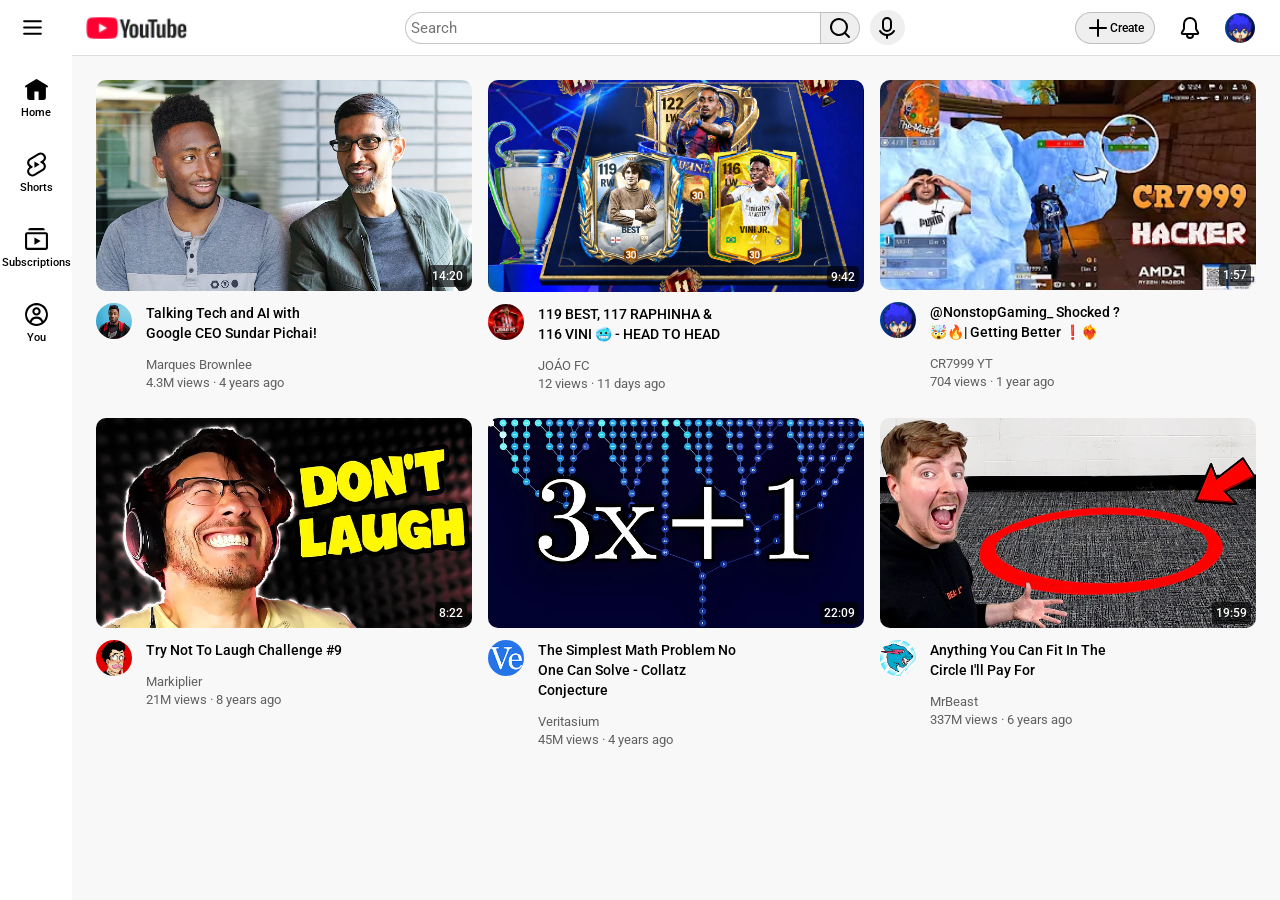
<file: index.html>
<!DOCTYPE html>
<html>

<head>
<title>YouTube</title>

<link rel="preconnect" href="https://fonts. googleapis.com">
<link rel="preconnect" href="https://fonts. gstatic.com" crossorigin>
<link href="https://fonts.googleapis.com/css2?family=Roboto:wght@400;500;700&display=swap"
rel="stylesheet">
<link rel="stylesheet" href="styles/general.css">
<link rel="stylesheet" href="styles/header.css">
<link rel="stylesheet" href="styles/video.css">
<link rel="stylesheet" href="styles/sidebar.css">

</head>
<body> 
    <div class="header">
    <div class="left-section"><img class="menu" src="icons/hamburger-menu.svg" ><img class="ytlogo"src="icons/youtube-logo.webp"></div>
    <div class="middle-section"><input class="Search" type="text" placeholder="Search">
        <button class="searchbutton"><img src="icons/search.svg">
        <div class="tooltip">Search</div></button>
        <button class="voice-button"><img src="icons/voice-search-icon.svg">
        <div class="tooltip">Search with your voice</div></button>
    
    </div>
    <div class="right-section">
        <button class="upload-button"><img src="icons/plus.svg">Create</button>
        <div 
        class="notifff"><img class="noti" src="icons/bell.svg">
        <div class="tooltip">Notifications</div>
         </div>  
        <img class = "profile-pic"src="pfp/channel-4.jpg"></div>
    </div>


    <div class="sidebar">
    <div class="sidebar-link">
        <img src = "icons/home.svg"> <div>Home</div>

</div>
    <div class="sidebar-link">
        <img src = "icons/shorts.svg"> <div>Shorts</div>
    </div>
    <div class="sidebar-link">
        <img src = "icons/sub.svg"> <div>Subscriptions</div>
    </div>
    <div class="sidebar-link">
        <img src = "icons/you.svg"> <div>You</div>
    </div>
</div>
    

    <div class="video-grid">
<div class="vid1">
    <div class="thumbnail-row">
<a  href="https://www.youtube.com/watch?v=n2RNcPRtAiY" target="_blank" class="video-link">
    <img class="thumb" src="thumbnails/thumbnail-1.webp">
    <div class="time-stamp" >14:20</div>
    </div>
    <div class="video-info-grid">
        <div class="pic"><img class="pfp" src="pfp/channel-1.jpeg" >
        </div>
        <div class="info">
            <p class="video-title"> 
                Talking Tech and AI with Google CEO Sundar Pichai!
            </p>
    
</a>

            <p class="channel-name">
                Marques Brownlee 
            </p>
        
            <p class="view-count">
                4.3M views &#183; 4 years ago
            </p>   
        </div>
    </div>


    
</div>




<div class="vid1">
    <div class="thumbnail-row">
        <a href="https://youtu.be/biTGCS37tBo" target="_blank" class="video-link">
    <img class="thumb" src="thumbnails/thumbnail-3.webp">
        <div class="time-stamp" >9:42</div>
    </div>
    <div class="video-info-grid">
        <div class="pic"><img class="pfp" src="pfp/channel-3.jpg" >
        </div>
        <div class="info">
            <p class="video-title"> 
                119 BEST, 117 RAPHINHA & 116 VINI 🥶 - HEAD TO HEAD
            </p>


        </a>

            <p class="channel-name">
                JOÁO FC
            </p>
            <p class="view-count">
             12 views &#183; 11 days ago
            </p>   
        </div>
    </div>


    
</div>

<div class="vid1">
    <div class="thumbnail-row">
        <a href="https://youtu.be/UTenyW2s6O4" target="_blank" class="video-link">
<img class="thumb" src="thumbnails/thumbnail-4.webp">
<div class="time-stamp" >1:57</div>
</div>
    <div class="video-info-grid">
        <div class="pic"><img class="pfp" src="pfp/channel-4.jpg" ></div>
        <div class="info">
            <p class="video-title"> 
                @NonstopGaming_ Shocked ? 🤯🔥| Getting Better ❗❤️‍🔥
            </p>


        </a>

            <p class="channel-name">
                CR7999 YT
            </p>
            <p class="view-count">
                704 views &#183; 1 year ago
            </p>   
        </div>
    </div>


    
</div>
<div class="vid1">
    <div class="thumbnail-row">
        <a href="https://youtu.be/mP0RAo9SKZk" target="_blank" class="video-link">
<img class="thumb" src="thumbnails/thumbnail-2.webp">
        <div class="time-stamp" >8:22</div>
</div>
    <div class="video-info-grid">
        <div class="pic"><img class="pfp" src="pfp/channel-2.jpeg" ></div>
        <div class="info">
            <p class="video-title"> 
                Try Not To Laugh Challenge #9
            </p>


        </a>

            <p class="channel-name">
                Markiplier
            </p>
            <p class="view-count">
                21M views &#183; 8 years ago
            </p>   
        </div>
    </div>


    
</div>
<div class="vid1">
    <div class="thumbnail-row">

    <a href="https://youtu.be/094y1Z2wpJg" target="_blank" class="video-link">
<img class="thumb" src="thumbnails/thumbnail-5.webp">
        <div class="time-stamp" >22:09</div>
    </div>
    <div class="video-info-grid">
        <div class="pic"><img class="pfp" src="pfp/channel-5.jpeg" >
        </div>
        <div class="info">
            <p class="video-title"> 
                The Simplest Math Problem No One Can Solve - Collatz Conjecture
            </p>

    </a>

            <p class="channel-name">
                Veritasium
            </p>
            <p class="view-count">
                45M views &#183; 4 years ago
            </p>   
        </div>
    </div>


    
</div>

<div class="vid1">
    <div class="thumbnail-row">
        <a href="https://youtu.be/yXWw0_UfSFg" target="_blank" class="video-link">
<img class="thumb" src="thumbnails/thumbnail-6.webp">
        <div class="time-stamp" >19:59</div>
</div>
    <div class="video-info-grid">
        <div class="pic"><img class="pfp" src="pfp/channel-6.jpeg" ></div>
        <div class="info">
            <p class="video-title"> 
                Anything You Can Fit In The Circle I'll Pay For
            </p>

        </a>

            <p class="channel-name">
                MrBeast
            </p>
            <p class="view-count">
                337M views &#183; 6 years ago
            </p>   
        </div>
    </div>


    
</div>




</div>





</body>







</html>
</file>
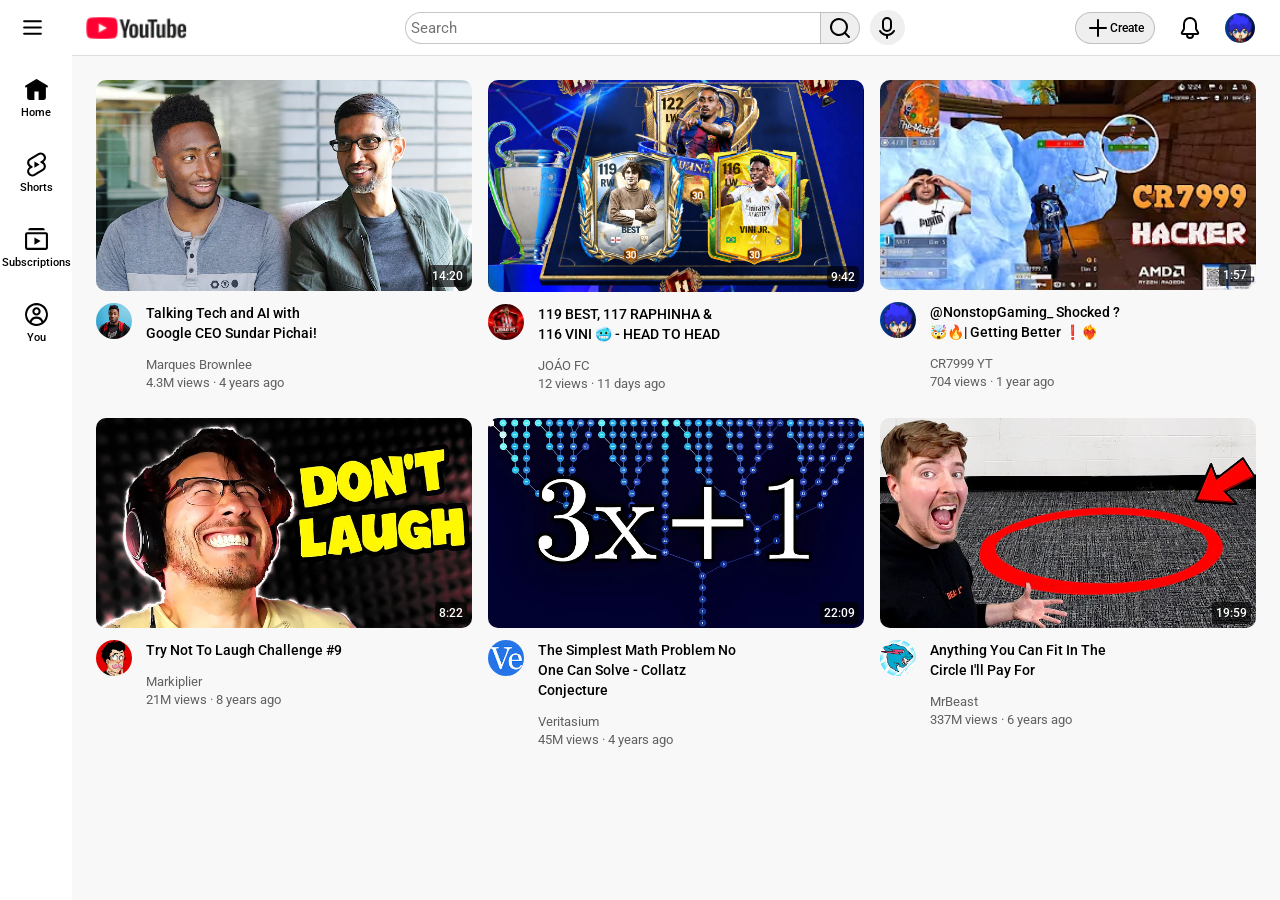
<file: youtube.html>
<!DOCTYPE html>
<html>

<head>
<title>YouTube</title>

<link rel="preconnect" href="https://fonts. googleapis.com">
<link rel="preconnect" href="https://fonts. gstatic.com" crossorigin>
<link href="https://fonts.googleapis.com/css2?family=Roboto:wght@400;500;700&display=swap"
rel="stylesheet">
<link rel="stylesheet" href="styles/general.css">
<link rel="stylesheet" href="styles/header.css">
<link rel="stylesheet" href="styles/video.css">
<link rel="stylesheet" href="styles/sidebar.css">

</head>
<body> 
    <div class="header">
    <div class="left-section"><img class="menu" src="icons/hamburger-menu.svg" ><img class="ytlogo"src="icons/youtube-logo.webp"></div>
    <div class="middle-section"><input class="Search" type="text" placeholder="Search">
        <button class="searchbutton"><img src="icons/search.svg">
        <div class="tooltip">Search</div></button>
        <button class="voice-button"><img src="icons/voice-search-icon.svg">
        <div class="tooltip">Search with your voice</div></button>
    
    </div>
    <div class="right-section">
        <button class="upload-button"><img src="icons/plus.svg">Create</button>
        <div 
        class="notifff"><img class="noti" src="icons/bell.svg">
        <div class="tooltip">Notifications</div>
         </div>  
        <img class = "profile-pic"src="pfp/channel-4.jpg"></div>
    </div>


    <div class="sidebar">
    <div class="sidebar-link">
        <img src = "icons/home.svg"> <div>Home</div>

</div>
    <div class="sidebar-link">
        <img src = "icons/shorts.svg"> <div>Shorts</div>
    </div>
    <div class="sidebar-link">
        <img src = "icons/sub.svg"> <div>Subscriptions</div>
    </div>
    <div class="sidebar-link">
        <img src = "icons/you.svg"> <div>You</div>
    </div>
</div>
    

    <div class="video-grid">
<div class="vid1">
    <div class="thumbnail-row">
<a  href="https://www.youtube.com/watch?v=n2RNcPRtAiY" target="_blank" class="video-link">
    <img class="thumb" src="thumbnails/thumbnail-1.webp">
    <div class="time-stamp" >14:20</div>
    </div>
    <div class="video-info-grid">
        <div class="pic"><img class="pfp" src="pfp/channel-1.jpeg" >
        </div>
        <div class="info">
            <p class="video-title"> 
                Talking Tech and AI with Google CEO Sundar Pichai!
            </p>
    
</a>

            <p class="channel-name">
                Marques Brownlee 
            </p>
        
            <p class="view-count">
                4.3M views &#183; 4 years ago
            </p>   
        </div>
    </div>


    
</div>




<div class="vid1">
    <div class="thumbnail-row">
        <a href="https://youtu.be/biTGCS37tBo" target="_blank" class="video-link">
    <img class="thumb" src="thumbnails/thumbnail-3.webp">
        <div class="time-stamp" >9:42</div>
    </div>
    <div class="video-info-grid">
        <div class="pic"><img class="pfp" src="pfp/channel-3.jpg" >
        </div>
        <div class="info">
            <p class="video-title"> 
                119 BEST, 117 RAPHINHA & 116 VINI 🥶 - HEAD TO HEAD
            </p>


        </a>

            <p class="channel-name">
                JOÁO FC
            </p>
            <p class="view-count">
             12 views &#183; 11 days ago
            </p>   
        </div>
    </div>


    
</div>

<div class="vid1">
    <div class="thumbnail-row">
        <a href="https://youtu.be/UTenyW2s6O4" target="_blank" class="video-link">
<img class="thumb" src="thumbnails/thumbnail-4.webp">
<div class="time-stamp" >1:57</div>
</div>
    <div class="video-info-grid">
        <div class="pic"><img class="pfp" src="pfp/channel-4.jpg" ></div>
        <div class="info">
            <p class="video-title"> 
                @NonstopGaming_ Shocked ? 🤯🔥| Getting Better ❗❤️‍🔥
            </p>


        </a>

            <p class="channel-name">
                CR7999 YT
            </p>
            <p class="view-count">
                704 views &#183; 1 year ago
            </p>   
        </div>
    </div>


    
</div>
<div class="vid1">
    <div class="thumbnail-row">
        <a href="https://youtu.be/mP0RAo9SKZk" target="_blank" class="video-link">
<img class="thumb" src="thumbnails/thumbnail-2.webp">
        <div class="time-stamp" >8:22</div>
</div>
    <div class="video-info-grid">
        <div class="pic"><img class="pfp" src="pfp/channel-2.jpeg" ></div>
        <div class="info">
            <p class="video-title"> 
                Try Not To Laugh Challenge #9
            </p>


        </a>

            <p class="channel-name">
                Markiplier
            </p>
            <p class="view-count">
                21M views &#183; 8 years ago
            </p>   
        </div>
    </div>


    
</div>
<div class="vid1">
    <div class="thumbnail-row">

    <a href="https://youtu.be/094y1Z2wpJg" target="_blank" class="video-link">
<img class="thumb" src="thumbnails/thumbnail-5.webp">
        <div class="time-stamp" >22:09</div>
    </div>
    <div class="video-info-grid">
        <div class="pic"><img class="pfp" src="pfp/channel-5.jpeg" >
        </div>
        <div class="info">
            <p class="video-title"> 
                The Simplest Math Problem No One Can Solve - Collatz Conjecture
            </p>

    </a>

            <p class="channel-name">
                Veritasium
            </p>
            <p class="view-count">
                45M views &#183; 4 years ago
            </p>   
        </div>
    </div>


    
</div>

<div class="vid1">
    <div class="thumbnail-row">
        <a href="https://youtu.be/yXWw0_UfSFg" target="_blank" class="video-link">
<img class="thumb" src="thumbnails/thumbnail-6.webp">
        <div class="time-stamp" >19:59</div>
</div>
    <div class="video-info-grid">
        <div class="pic"><img class="pfp" src="pfp/channel-6.jpeg" ></div>
        <div class="info">
            <p class="video-title"> 
                Anything You Can Fit In The Circle I'll Pay For
            </p>

        </a>

            <p class="channel-name">
                MrBeast
            </p>
            <p class="view-count">
                337M views &#183; 6 years ago
            </p>   
        </div>
    </div>


    
</div>




</div>





</body>







</html>
</file>
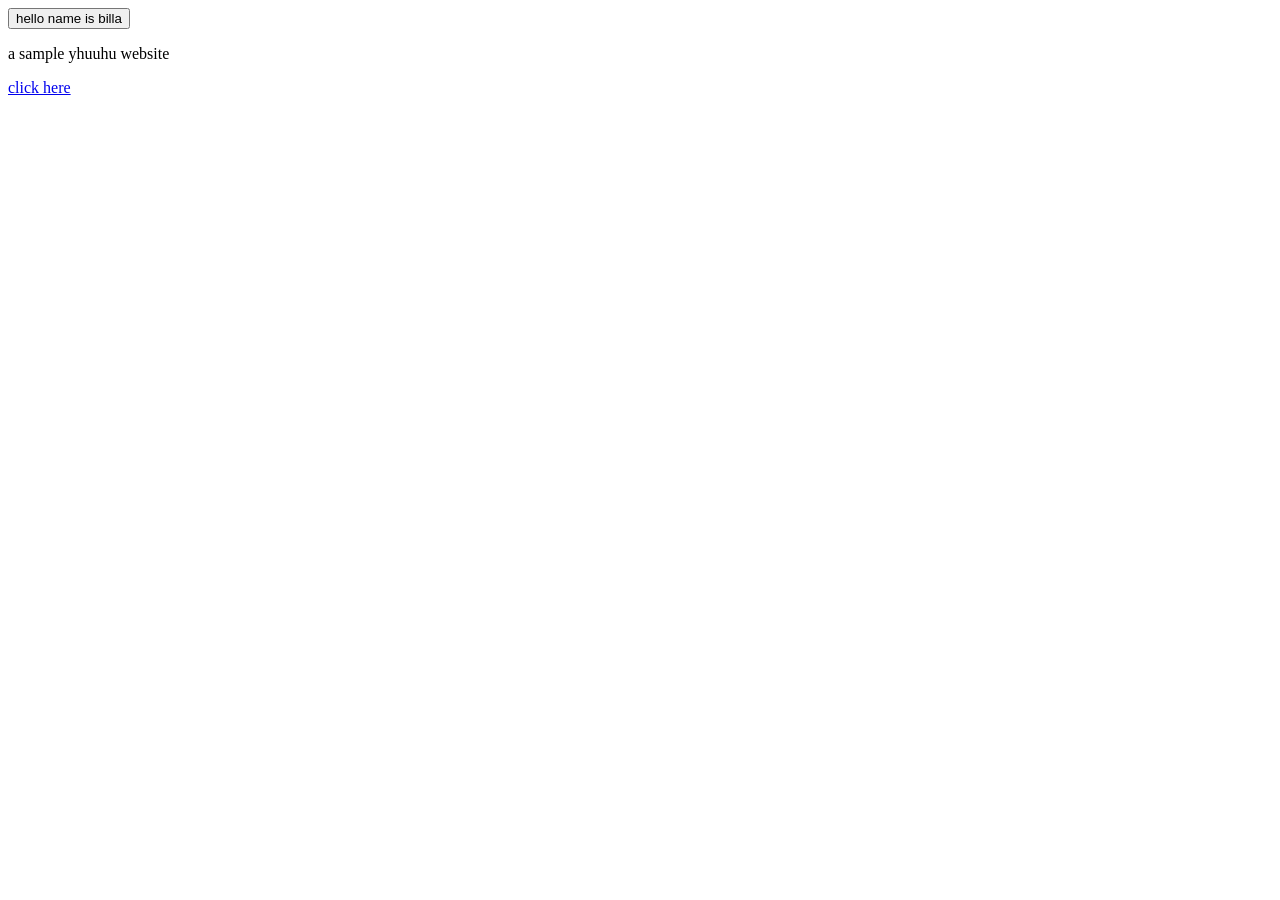
<file: intro/website.html>
<!DOCTYPE html>
<html>
<head>
<title>my website</title>

</head>
<body>

<button>hello name is billa 
</button>
<p>a sample yhuuhu website</p>
<a href = "https://www.youtube.com/" target = "_blank">click here</a>

</body>


</html>
</file>
<file: styles/general.css>
p{font-family: Roboto,arial;}

body{margin:0;
    padding-top: 80px;
    padding-left:96px;
    padding-right:24px;
    background-color: rgb(248, 248, 248);
    }
</file>
<file: styles/header.css>
.header{height: 55px;
        display: flex;
        flex-direction: row;
         justify-content: space-between;
         position: fixed;
         top:0px;
         left:0px;
         right:0px;
         background-color: white;
         border-bottom-width: 1px;
          border-bottom-color: rgb(222, 222, 222);
          border-bottom-style: solid;
          z-index: 100;
    
        }


        .left-section{  display:flex;
             align-items: center;}
        .middle-section{
             flex:1; margin-left: 70px; 
            margin-right:35px;
            max-width: 500px;
            display:flex;
            align-items: center;}
        .right-section{ width:180px;
            display:flex;
            align-items: center;
            justify-content: space-between;
            margin-right:25px;
            flex-shrink:0;}
            
              
              

        
             
            .Search{
            flex: 1;
            font-size: 15px;
            font-family: Roboto,arial;
            border-radius: 999px 0px 0px 999px;
            border-style: solid;
            border-width: 1px;
            padding-top: 5px;
            padding-bottom: 5px;
            padding-left: 5px;
            padding-right: 5px;
            height: 20px;
            border-color: rgba(163, 163, 163, 0.616);
            border-right-width: 0px;
            width:0;
            position: relative;
            }


            .searchbutton,.voice-button,.notifff {display: flex;
                justify-content: center;
                    align-items: center;
                    position: relative;
                
                }

            .voice-button .tooltip{position : absolute;
               position : absolute;
               background-color:rgba(128, 128, 128, 0.897);
               color: white;
               padding-top: 4px;
               padding-bottom: 4px;
               padding-left: 8px;
               padding-right: 8px;
               border-radius: 6px;
               font-size: 12px;
               bottom: -20px;
               opacity: 0;
               transition: opacity 0.15s;
               pointer-events: none;
               white-space: nowrap;}

            .searchbutton .tooltip{
               position : absolute;
               background-color:rgba(128, 128, 128, 0.897);
               color: white;
               padding-top: 4px;
               padding-bottom: 4px;
               padding-left: 8px;
               padding-right: 8px;
               border-radius: 6px;
               font-size: 12px;
               bottom: -20px;
               opacity: 0;
               transition: opacity 0.15s;
               pointer-events: none;
               white-space: nowrap;
            }

            .notifff .tooltip{position : absolute;
               background-color:rgba(128, 128, 128, 0.897);
               color: white;
               padding-top: 4px;
               padding-bottom: 4px;
               padding-left: 8px;
               padding-right: 8px;
               border-radius: 6px;
               font-size: 12px;
               bottom: -20px;
               opacity: 0;
               transition: opacity 0.15s;
               pointer-events: none;
               white-space: nowrap;}

            
            

            .searchbutton:hover .tooltip{
                opacity: 1;
            }

               .voice-button:hover .tooltip{
                    opacity: 1;
               }

            .notifff:hover .tooltip{ opacity : 1;}
</file>
<file: styles/video.css>
.thumb{
            width:100%;
            }



        
        .video-title{
            margin-top: 0;
            font-family: Roboto,arial;
            font-weight: 500;
            font-size: 14px;
            line-height:20px;
            
        }

        
            
            
    


        .video-info-grid{
            display: grid;
            grid-template-columns: 50px 1fr;}
            
        .pic{display:inline-block; width:50px; vertical-align: top;}
         
        .info{
            display:inline-block; 
            width:200px;
        }

        .pfp{width:36px; border-radius: 30px;}
        
        .channel-name{color: rgb(96, 96, 96);
                     font-size: 13px;
                     margin-bottom: 3px;}
        
        .view-count{color: rgb(96, 96, 96);
                    font-size: 13px;
                    margin-top: 0;}

        .thumbnail-row{margin-bottom: 8px; position:relative; }

        .video-grid{display:grid;
                    grid-template-columns: 1fr 1fr 1fr;
                    column-gap: 16px;
                    row-gap: 14px;}


        @media(max-width: 800px){
            .video-grid{grid-template-columns: 1fr 1fr;}
        }

        @media(min-width: 1750px){
            .video-grid{grid-template-columns: 1fr 1fr 1fr 1fr;}
        }

        .thumb,.pic,.video-title,.channel-name:hover{cursor:pointer;}

        .menu{height: 25px; margin-left:20px; margin-right: 24px;}

        .ytlogo{height: 60px;}

        .searchbutton{height:32px; 
            width:40px; border-radius: 0 999px 999px 0; border-style: solid;
            border-width:1px; border-color: rgba(163, 163, 163, 0.616);
            }

        .voice-button{height:35px;
            width:35px; border-radius: 80px;
            border: none;
            margin-left:10px;}

        .upload-button{border-radius:99px; border-width: 1px;
                      border-style: solid; border-color: rgba(163, 163, 163, 0.616);
                      height: 32px; font-size: 12px; font-family: Roboto;
                    display: flex; font-family: roboto; font-weight: 500;
                    align-items: center; padding-right: 10px; padding-left: 10px;}
        
        .profile-pic{height: 30px; border-radius: 99px;}

        .time-stamp{
            background-color: rgba(0, 0, 0, 0.637);
            color: white;
            position: absolute;
            bottom: 8px; ;
            right: 5px;
            font-family: Roboto,Arial;
            font-size: 12px;
            font-weight: 500;
            padding-left: 4px;
            padding-right: 4px;
            padding-top: 4px;
            padding-bottom: 4px;
            border-radius: 4px;
            
             }

            .thumb{border-radius: 10px;}
       

            .menu,.searchbutton,.voice-button,.upload-button,.profile-pic
            ,.ytlogo,.noti:hover{cursor: pointer;}


            .video-link{
    text-decoration: none;
    color: black;
}
</file>
<file: styles/sidebar.css>
.sidebar{position:fixed;
        left:0;
        bottom:0;
        top:55px;
        background-color: white;
        width:72px;
        z-index: 200;
        padding-top: 5px;}

.sidebar-link{height: 75px;
                border-radius: 10px;
                display: flex;
                justify-content: center;
                align-items: center;
                flex-direction: column;
                cursor: pointer;
              }

.sidebar-link:hover{ background-color: rgb(240, 240, 240);}

.sidebar-link img{height: 25px; margin-bottom: 4px;}

.sidebar-link div{font-family: Roboto,Arial;
                    font-size: 11px;
                    font-weight: 500;}
</file>
